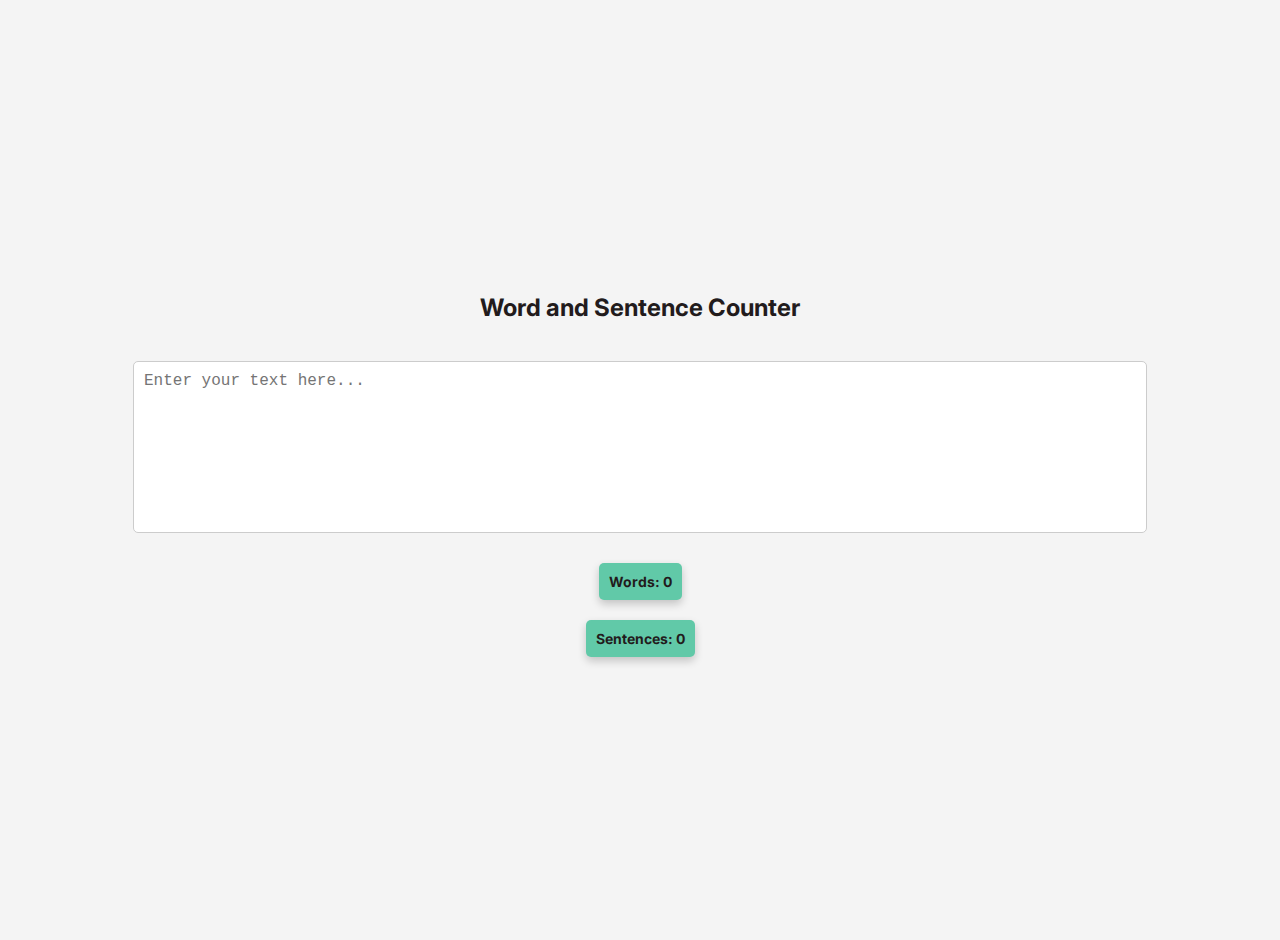
<file: Laboratory Activities/Laboratory Activity 3 – 18-11-2024/index.html>
<!DOCTYPE html>
<html lang="en">
<head>
    <meta charset="UTF-8">
    <meta name="viewport" content="width=device-width, initial-scale=1.0">
    <title>Word and Sentence Counter</title>
    <link rel="stylesheet" href="styles.css">
    <link href="https://fonts.googleapis.com/css2?family=Inter:wght@400;500;600;700&display=swap" rel="stylesheet">
</head>
<body>
    <h2>Word and Sentence Counter</h2>
    <textarea id="textInput" placeholder="Enter your text here..."></textarea>
    <div id="wordcount">Words: 0</div>
    <div id="sentenceCount">Sentences: 0</div>
    <script src="script.js"></script>
</body>
</html>
</file>
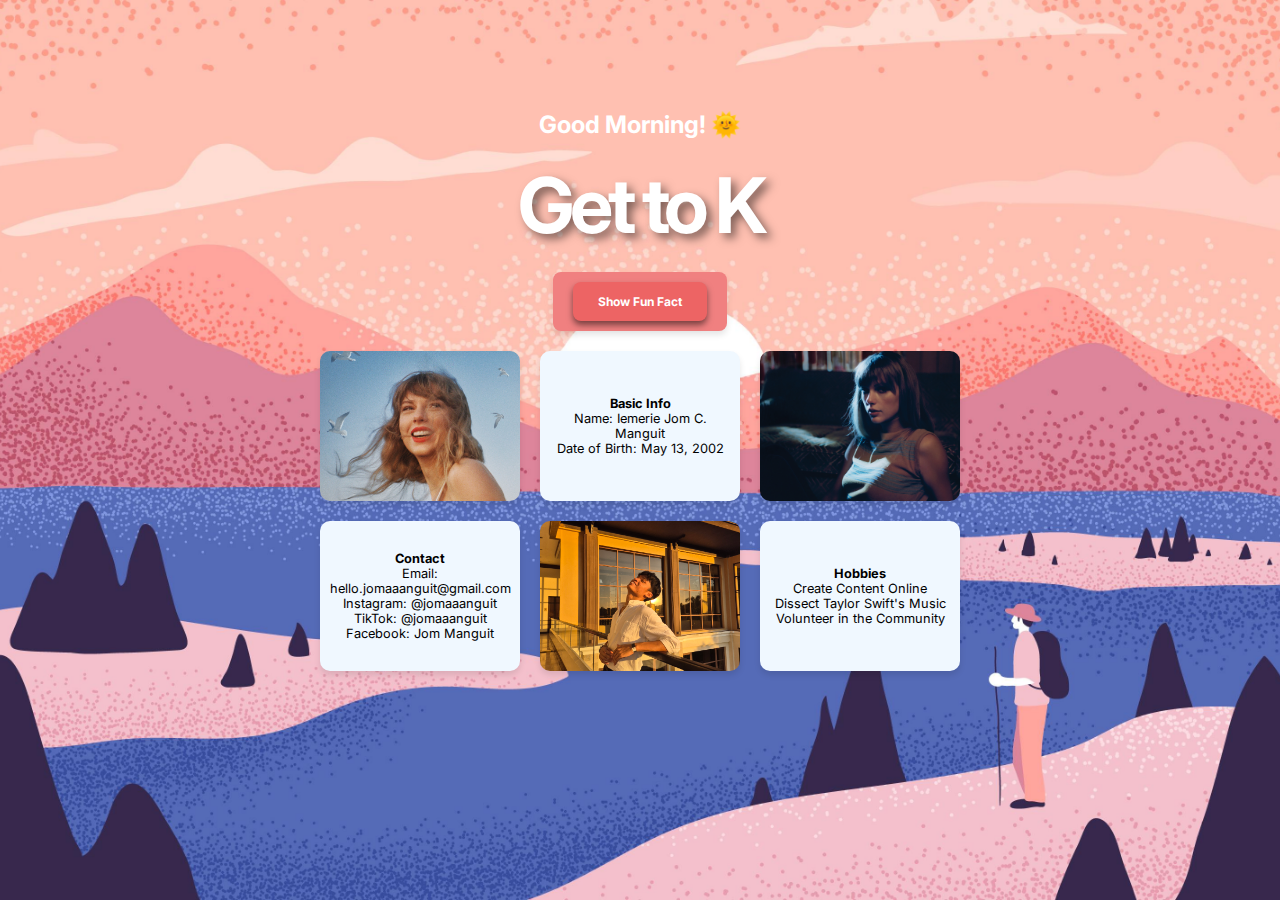
<file: Laboratory Activities/Laboratory Activity 4 - 28-11-2024/index.html>
<!DOCTYPE html>
<html lang="en">
<head>
    <meta charset="UTF-8">
    <meta name="viewport" content="width=device-width, initial-scale=1.0">
    <title>Jom | It's Me!</title>
    <link rel="stylesheet" href="styles.css">
    <link href="https://fonts.googleapis.com/css?family=Inter" rel="stylesheet">
</head>
<body>
    <header></header>
    <main class="container">
        <p id="greeting"></p>
        <h1 id="typewriter"></h1>
        <div id="fact-container">
            <button id="factButton">Show Fun Fact</button>
            <p id="randomFact"></p>
        </div>  
        <section class="row top-row">
            <div class="box vision-1"></div>
            <div class="box fact-1">
                <p>
                    <b>Basic Info</b>
                    <br>Name: Iemerie Jom C. Manguit
                    <br>Date of Birth: May 13, 2002
                </p>
            </div>
            <div class="box vision-2"></div>
        </section>
        <section class="row bottom-row">
            <div class="box fact-2">
                <p>
                    <b>Contact</b>
                    <br>Email: hello.jomaaanguit@gmail.com
                    <br>Instagram: @jomaaanguit
                    <br>TikTok: @jomaaanguit
                    <br>Facebook: Jom Manguit
                </p>
            </div>
            <div class="box vision-3"></div>
            <div class="box fact-3">
                <p>
                    <b>Hobbies</b>
                    <br>Create Content Online
                    <br>Dissect Taylor Swift's Music
                    <br>Volunteer in the Community
                </p>
            </div>
        </section>
        <iframe class="spotify-iframe" src="https://open.spotify.com/embed/playlist/3wp6C6UOXBxqZRZbHEMLqV?utm_source=generator" width="100%" height="100" frameborder="0" allowfullscreen allow="autoplay; clipboard-write; encrypted-media; fullscreen; picture-in-picture" loading="lazy"></iframe>      
    </main>
    <footer></footer>
    <script src="script.js"></script>
</body>
</html>
</file>
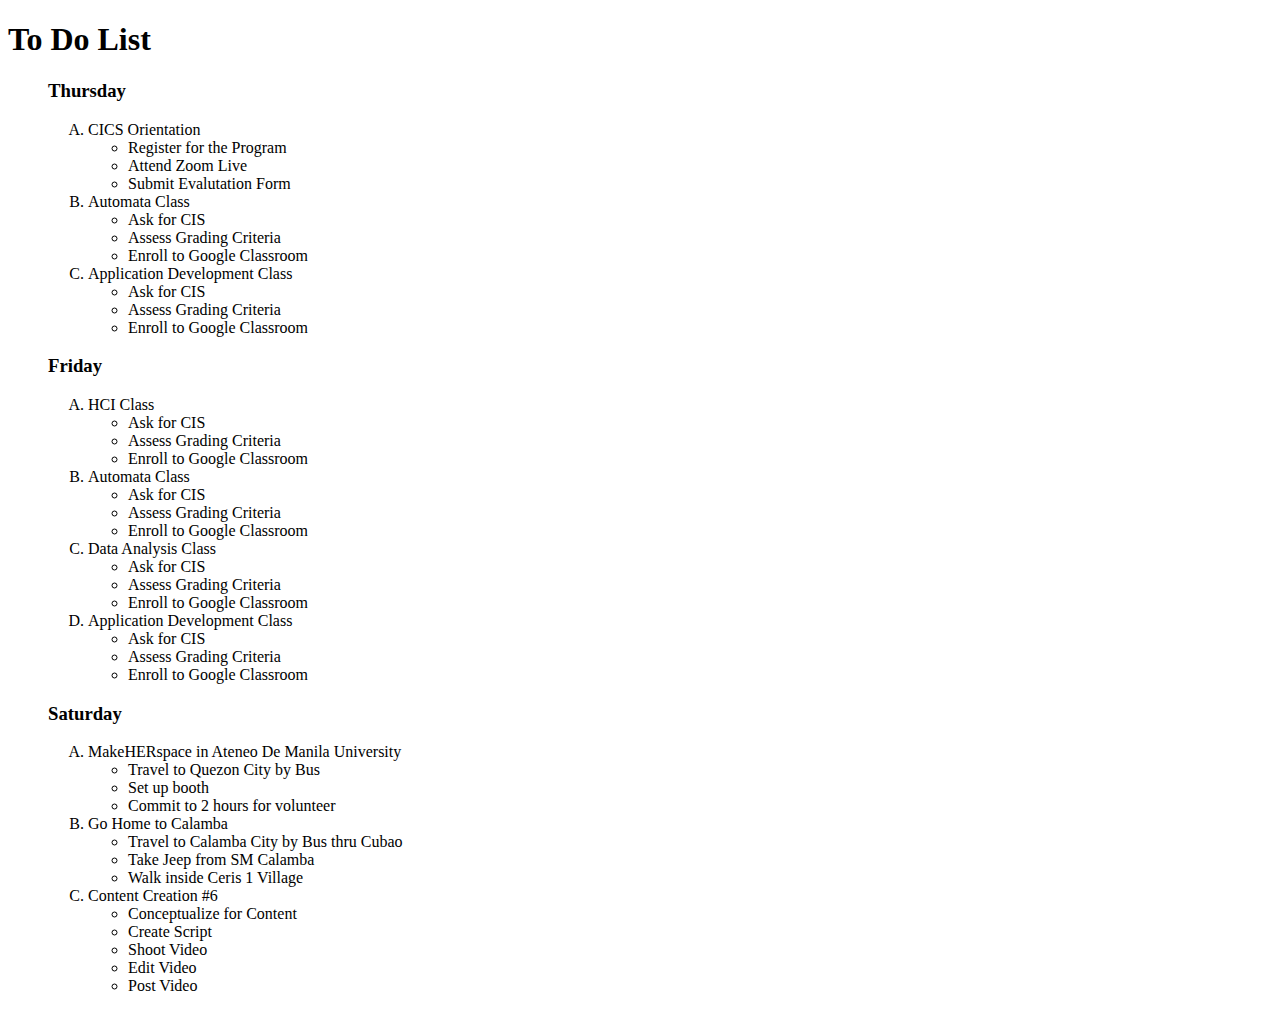
<file: Exercise Sets/Exercise Set 1/exercise1.html>
<!DOCTYPE html>
<html>
  <body>
    <h1>To Do List</h1>
    <ol type="I">
      <h3>Thursday</h3>
      <ol type="A">
        <li>CICS Orientation</li>
        <ul type="Circle">
          <li>Register for the Program</li>
          <li>Attend Zoom Live</li>
          <li>Submit Evalutation Form</li>
        </ul>
        <li>Automata Class</li>
        <ul type="Circle">
          <li>Ask for CIS</li>
          <li>Assess Grading Criteria</li>
          <li>Enroll to Google Classroom</li>
        </ul>
        <li>Application Development Class</li>
        <ul type="Circle">
          <li>Ask for CIS</li>
          <li>Assess Grading Criteria</li>
          <li>Enroll to Google Classroom</li>
        </ul>
      </ol>
      <h3>Friday</h3>
      <ol type="A">
        <li>HCI Class</li>
        <ul type="Circle">
          <li>Ask for CIS</li>
          <li>Assess Grading Criteria</li>
          <li>Enroll to Google Classroom</li>
        </ul>
        <li>Automata Class</li>
        <ul type="Circle">
          <li>Ask for CIS</li>
          <li>Assess Grading Criteria</li>
          <li>Enroll to Google Classroom</li>
        </ul>
        <li>Data Analysis Class</li>
        <ul type="Circle">
          <li>Ask for CIS</li>
          <li>Assess Grading Criteria</li>
          <li>Enroll to Google Classroom</li>
        </ul>
        <li>Application Development Class</li>
        <ul type="Circle">
          <li>Ask for CIS</li>
          <li>Assess Grading Criteria</li>
          <li>Enroll to Google Classroom</li>
        </ul>
      </ol>
      <h3>Saturday</h3>
      <ol type="A">
        <li>MakeHERspace in Ateneo De Manila University</li>
        <ul type="Circle">
          <li>Travel to Quezon City by Bus</li>
          <li>Set up booth</li>
          <li>Commit to 2 hours for volunteer</li>
        </ul>
        <li>Go Home to Calamba</li>
        <ul type="Circle">
          <li>Travel to Calamba City by Bus thru Cubao</li>
          <li>Take Jeep from SM Calamba</li>
          <li>Walk inside Ceris 1 Village</li>
        </ul>
        <li>Content Creation #6</li>
        <ul type="Circle">
          <li>Conceptualize for Content</li>
          <li>Create Script</li>
          <li>Shoot Video</li>
          <li>Edit Video</li>
          <li>Post Video</li>
        </ul>
      </ol>
    </ol>
  </body>
</html>
</file>
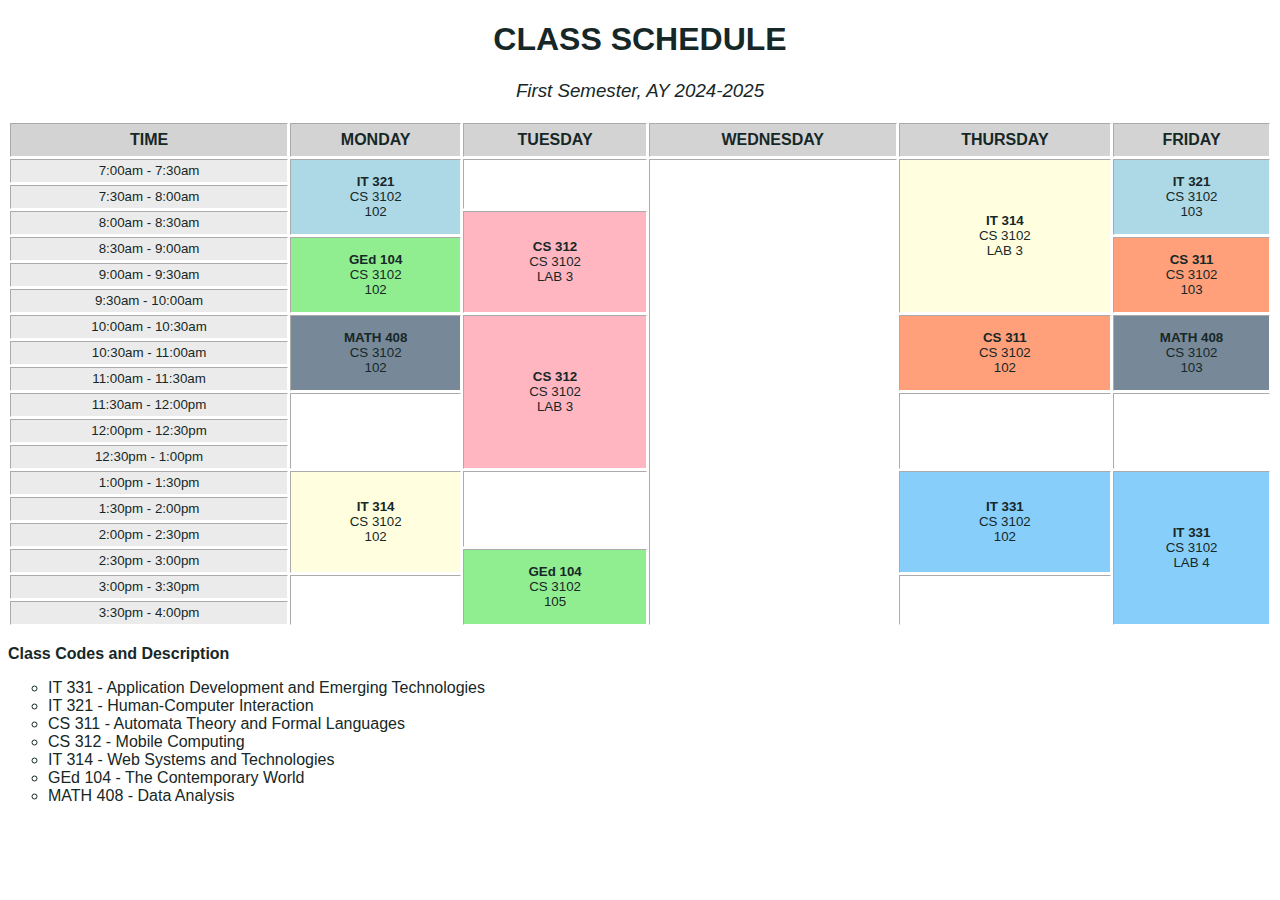
<file: Laboratory Activities/Laboratory Activity 1 {05}-{09}-{2024}/html-tables.html>
<!DOCTYPE html>
<html lang="en">
    <head>
        <meta charset="UTF-8">
        <meta name="viewport"
        content="width=device-width, initial scale=1.0">
        <title>Class Schedule</title>
        <style>
            body {
                text-align: center;
                font-family: Helvetica, sans-serif;
                background-color: rgb(255, 255, 255);
                color: rgb(22, 39, 39);
            }
            table {
                width: 100%;
                border: 2px;
                border-color: white;
            }
            footer {
                text-align: left;
            }
            td{
                height: 20px;
                font-size: smaller;
                background-color: rgb(235, 235, 235);
            }
            th {
                height: 30px;
            }
            h3 {
                font-style: italic;
                font-weight: lighter;
            }
            th {
                background-color: lightgray;
            }
            .IT321 {
                background-color: lightblue;
            }
            .IT314 {
                background-color: lightyellow;
            }
            .IT331 {
                background-color: lightskyblue;
            }
            .CS312 {
                background-color: lightpink;
            }
            .CS311 {
                background-color: lightsalmon;
            }
            .GED104 {
                background-color: lightgreen;
            }
            .MATH408 {
                background-color: lightslategrey;
            }
            .empty {
                background-color: white;
            }

        </style>
            <h1>CLASS SCHEDULE</h1>
            <h3>First Semester, AY 2024-2025</h3>
    </head>
  <body>
    <table border="1px solid black">
        <tr>                            <!--Heading-->
            <th>TIME</th>
            <th>MONDAY</th>
            <th>TUESDAY</th>
            <th>WEDNESDAY</th>
            <th>THURSDAY</th>
            <th>FRIDAY</th>
        </tr>                                      
        <tr>                            <!--Row 1-->  
            <td>7:00am - 7:30am</td>
            <td rowspan="3" class="IT321">
                <b>IT 321<br></b>
                CS 3102<br>
                102
            </td>
            <td rowspan="2" class="empty">&nbsp;</td>
            <td rowspan="18" class="empty">&nbsp;</td>
            <td rowspan="6" class="IT314">
                <b>IT 314<br></b>
                CS 3102<br>
                LAB 3
            </td>
            <td rowspan="3" class="IT321">
                <b>IT 321<br></b>
                CS 3102<br>
                103
            </td>
        </tr>
        <tr>                            <!--Row 2-->  
            <td>7:30am - 8:00am</td>
        </tr>                           
        <tr>                            <!--Row 3--> 
            <td>8:00am - 8:30am</td>
            <td rowspan="4" class="CS312">
                <b>CS 312<br></b>
                CS 3102<br>
                LAB 3
            </td>
        </tr>   
        <tr>                            <!--Row 4--> 
            <td>8:30am - 9:00am</td>
            <td rowspan="3" class="GED104">
                <b>GEd 104<br></b>
                CS 3102<br>
                102
            </td>
            <td rowspan="3" class="CS311">
                <b>CS 311<br></b>
                CS 3102<br>
                103
            </td>
        </tr>                         
        <tr>                            <!--Row 5--> 
            <td>9:00am - 9:30am</td>
        </tr>  
        <tr>                            <!--Row 6--> 
            <td>9:30am - 10:00am</td>
        </tr>                          
        <tr>                            <!--Row 7--> 
            <td>10:00am - 10:30am</td>
            <td rowspan="3" class="MATH408">
                <b>MATH 408<br></b>
                CS 3102<br>
                102
            </td>
            <td rowspan="6" class="CS312">
                <b>CS 312<br></b>
                CS 3102<br>
                LAB 3
            </td>
            <td rowspan="3" class="CS311">
                <b>CS 311<br></b>
                CS 3102<br>
                102
            </td>
            <td rowspan="3" class="MATH408">
                <b>MATH 408<br></b>
                CS 3102<br>
                103
            </td>
        </tr>
        <tr>                            <!--Row 8--> 
            <td>10:30am - 11:00am</td>
        </tr>                           
        <tr>                            <!--Row 9--> 
            <td>11:00am - 11:30am</td>
        </tr>
        <tr>                            <!--Row 10--> 
            <td>11:30am - 12:00pm</td>
            <td rowspan="3" class="empty">&nbsp;</td>
            <td rowspan="3" class="empty">&nbsp;</td>
            <td rowspan="3" class="empty">&nbsp;</td>
        </tr>                            
        <tr>                            <!--Row 11--> 
            <td>12:00pm - 12:30pm</td>
        </tr>
        <tr>                            <!--Row 12--> 
            <td>12:30pm - 1:00pm</td>
        </tr>                         
        <tr>                            <!--Row 13--> 
            <td>1:00pm - 1:30pm</td>
            <td rowspan="4" class="IT314">
                <b>IT 314<br></b>
                CS 3102<br>
                102
            </td>
            <td rowspan="3" class="empty">&nbsp;</td>
            <td rowspan="4" class="IT331">
                <b>IT 331<br></b>
                CS 3102<br> 
                102
            </td>
            <td rowspan="6" class="IT331">
                <b>IT 331<br></b>
                CS 3102<br>
                LAB 4
            </td>
        </tr>                           
        <tr>                            <!--Row 14--> 
            <td>1:30pm - 2:00pm</td>    
        </tr>     
        <tr>                            <!--Row 15--> 
            <td>2:00pm - 2:30pm</td>    
        </tr>   
        <tr>                            <!--Row 16--> 
            <td>2:30pm - 3:00pm</td>
            <td rowspan="3" class="GED104">
                <b>GEd 104<br></b>
                CS 3102<br>
                105
            </td>    
        </tr>   
        <tr>                            <!--Row 17--> 
            <td>3:00pm - 3:30pm</td>
            <td rowspan="2" class="empty">&nbsp;</td>   
            <td rowspan="2" class="empty">&nbsp;</td> 
        </tr>
        <tr>                            <!--Row 18--> 
            <td>3:30pm - 4:00pm</td>    
        </tr>                    
    </table>
  </body>
  <footer>
    <td>
        <br><b>Class Codes and Description</b>
        <ul type="Circle">
            <li>IT 331   - Application Development and Emerging Technologies</li>
            <li>IT 321   - Human-Computer Interaction</li>
            <li>CS 311   - Automata Theory and Formal Languages</li>
            <li>CS 312   - Mobile Computing</li>
            <li>IT 314   - Web Systems and Technologies</li>
            <li>GEd 104  - The Contemporary World</li>
            <li>MATH 408 - Data Analysis</li>
          </ul>
    </td> 
</tfooter>
</html>
</file>
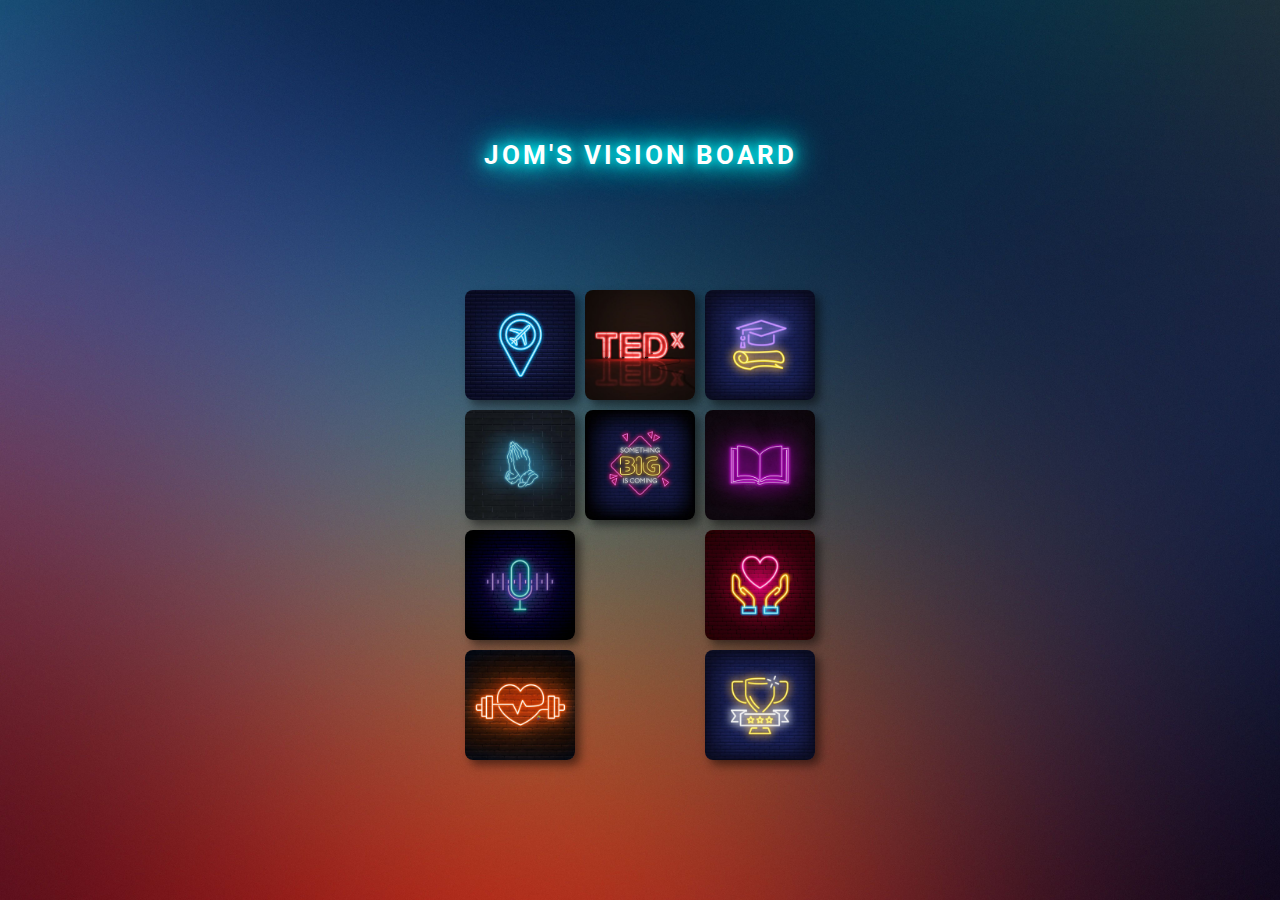
<file: Laboratory Activities/Laboratory Activity 2 – 29-10-2024/visionboard.html>
<!DOCTYPE html>
<html lang="en">
<head>
    <meta charset="UTF-8">
    <meta name="viewport" content="width=device-width, initial-scale=1.0">
    <title>Jom | Vision Board</title>
    <link rel="stylesheet" href="styles.css">
    <link href="https://fonts.googleapis.com/css2?family=Roboto:wght@400;700&display=swap" rel="stylesheet">
</head>
<body>
    <header>
    </header>
    <main class="container">
        <h1>JOM'S VISION BOARD</h1>
        <iframe 
            class="spotify-iframe" 
            src="https://open.spotify.com/embed/playlist/6Pcb1ucXmFyL5VWJdJoybk?utm_source=generator" 
            width="100%" 
            height="100" 
            frameborder="0" 
            allowfullscreen 
            allow="autoplay; clipboard-write; encrypted-media; fullscreen; picture-in-picture" 
            loading="lazy">
        </iframe>
        <section class="row top-row">
            <div class="box vision-1"></div>
            <div class="box vision-2"></div>
            <div class="box vision-3"></div>
        </section>
        <section class="middle-row">
            <div class="column left-column">
                <div class="box vision-4"></div>
                <div class="box vision-5"></div>
                <div class="box vision-6"></div>
            </div>
            <div class="box center-box vision-main"></div>
            <div class="column right-column">
                <div class="box vision-7"></div>
                <div class="box vision-8"></div>
                <div class="box vision-9"></div>
            </div>
        </section>
    </main>
    <footer>
    </footer>
</body>
</html>
</file>
<file: Laboratory Activities/Laboratory Activity 3 – 18-11-2024/styles.css>
body {
    font-family: 'Inter', Arial, sans-serif;
    margin: 20px;
    padding: 0;
    background-color: #f4f4f4;
    color: #221B1C;
    display: flex;
    flex-direction: column;
    justify-content: center; 
    align-items: center; 
    height: 100vh;
}

h2 {
    text-align: center;
}

textarea {
    display: block;
    margin: 20px auto;
    width: 80%;
    height: 150px;
    padding: 10px;
    font-size: 16px;
    border: 1px solid #ccc;
    border-radius: 5px;
    outline: none;
    resize: none;
}

textarea:focus {
    border-color: #007BFF;
    box-shadow: 0 0 5px rgba(0, 123, 255, 0.5);
}

div {
    text-align: center;
    margin: 10px 0;
    font-size: 14px;
    font-weight: bold;
}

#wordcount,
#sentenceCount {
    padding: 10px;
    background-color: #61C9A8;
    border-radius: 5px;
    box-shadow: 0 4px 8px rgba(0, 0, 0, 0.2);
}
</file>
<file: Laboratory Activities/Laboratory Activity 4 - 28-11-2024/styles.css>
* {
    margin: 0;
    padding: 0;
    box-sizing: border-box; 
}

body {
    font-family: 'Inter', sans-serif;
    font-size: 80%;
    display: flex;
    justify-content: center;
    align-items: center;
    height: 100vh;
    background: url('assets/wallpaper.jpg') center/cover no-repeat;
}

h1 {
    font-weight: bold;
    color: white;
    letter-spacing: -5px;
    font-size: 6em;
    text-shadow: 5px 5px 10px rgba(0, 0, 0, 0.5);
}

p {
    color: black;
}

.text {
    margin: 0;
    text-align: center;
}

.container {
    display: flex;
    flex-direction: column;
    align-items: center;
    justify-content: center;
    height: 100vh;
    text-align: center;
    gap: 20px;
    width: 80%;
    max-width: 700px;
}

.row {
    display: flex;
    justify-content: center;
    align-items: center;
    gap: 20px;
    width: 100%;
}

.top-row, .bottom-row {
    display: flex;
    justify-content: center;
    align-items: center;
    width: 100%;
}

.box {
    display: flex;
    justify-content: center;
    align-items: center;
    padding: 10px;
    text-align: center;
    height: 150px;
    width: 200px;
    background-color: #f9f9f9;
    border-radius: 10px;
    box-shadow: 0 4px 6px rgba(0, 0, 0, 0.1);
    transition: transform 0.3s ease, box-shadow 0.3s ease;
}

.box:hover {
    transform: scale(1.05);
    box-shadow: 8px 8px 15px rgba(0, 0, 0, 0.7);
}

.fact-1, .fact-2, .fact-3 {
    background-color: aliceblue;
}

.vision-1, .vision-2, .vision-3, .vision-main {
    background-size: cover;
    background-position: center;
    background-repeat: no-repeat;
}

.vision-1 { background-image: url('assets/nineteen.jpeg'); }
.vision-2 { background-image: url('assets/midnights.jpeg'); }
.vision-3 { background-image: url('assets/jom.jpg'); }
.vision-main { background-image: url('assets/vision-main.jpg'); }

#factButton, #fact-container {
    font-family: 'Inter', sans-serif;
    font-weight: bold;
    color: white;
    border: none;
    border-radius: 8px;
    cursor: pointer;
    transition: transform 0.3s, background-color 0.3s ease, box-shadow 0.3s;
}

#factButton {
    font-size: 12px;
    background-color: rgb(237, 100, 100);
    padding: 12px 25px;
    box-shadow: 0 4px 6px rgba(0, 0, 0, 0.5);
}

#factButton:hover {
    background-color: #554fc4;
    transform: scale(1.05);
}

#fact-container {
    font-size: 16px;
    background-color: lightcoral;
    padding: 10px 20px;
    box-shadow: 0 4px 6px rgba(0, 0, 0, 0.1);
}

#fact-container:hover {
    background-color: #554fc4;
    transform: scale(1.05);
}
</file>
<file: Laboratory Activities/Laboratory Activity 2 – 29-10-2024/styles.css>
* {
    margin: 0;
    padding: 0;
    box-sizing: border-box; 
}

body {
    font-family: 'Roboto', sans-serif;
    font-weight: bold;
    color: white;
    font-size: 80%;
    text-shadow: 0 0 10px #0ff, 0 0 20px #0ff, 0 0 30px #0ff, 0 0 40px #0ff;
    letter-spacing: 3px;
    display: flex;
    justify-content: center;
    align-items: center;
    height: 100vh;
    background-image: url('assets/wallpaper.jpg');  
    background-size: cover; 
    background-position: center; 
    background-repeat: no-repeat;
}

.container {
    display: flex;
    flex-direction: column;
    align-items: center;
    gap: 10px;
    width: 80%;
    max-width: 350px;
}

.top-row, .middle-row {
    display: flex;
    width: 100%;
    gap: 10px;
}

.column {
    display: flex;
    flex-direction: column;
    gap: 10px;
}

.left-column, .right-column {
    flex: 1;
}

.center-box {
    flex: 2;
    height: 100%;
}

.box {
    box-shadow: 5px 5px 10px rgba(0, 0, 0, 0.5);
    flex: 1;
    aspect-ratio: 1;
    border-radius: 8px;
    transition: transform 0.3s ease, box-shadow 0.3s ease;
}

.box:hover {
    transform: scale(1.05);
    box-shadow: 8px 8px 15px rgba(0, 0, 0, 0.7);
}

.vision-1, .vision-2, .vision-3, 
.vision-4, .vision-5, .vision-6, 
.vision-7, .vision-8, .vision-9, 
.vision-main {
    background-size: cover;
    background-position: center;
    background-repeat: no-repeat;
}

.vision-1 { background-image: url('assets/vision1.jpg'); }
.vision-2 { background-image: url('assets/vision2.jpg'); }
.vision-3 { background-image: url('assets/vision3.jpg'); }
.vision-4 { background-image: url('assets/vision4.jpg'); }
.vision-5 { background-image: url('assets/vision5.jpg'); }
.vision-6 { background-image: url('assets/vision6.jpg'); }
.vision-7 { background-image: url('assets/vision7.jpg'); }
.vision-8 { background-image: url('assets/vision8.jpg'); }
.vision-9 { background-image: url('assets/vision9.jpg'); }
.vision-main { background-image: url('assets/vision-main.jpg'); }
</file>
